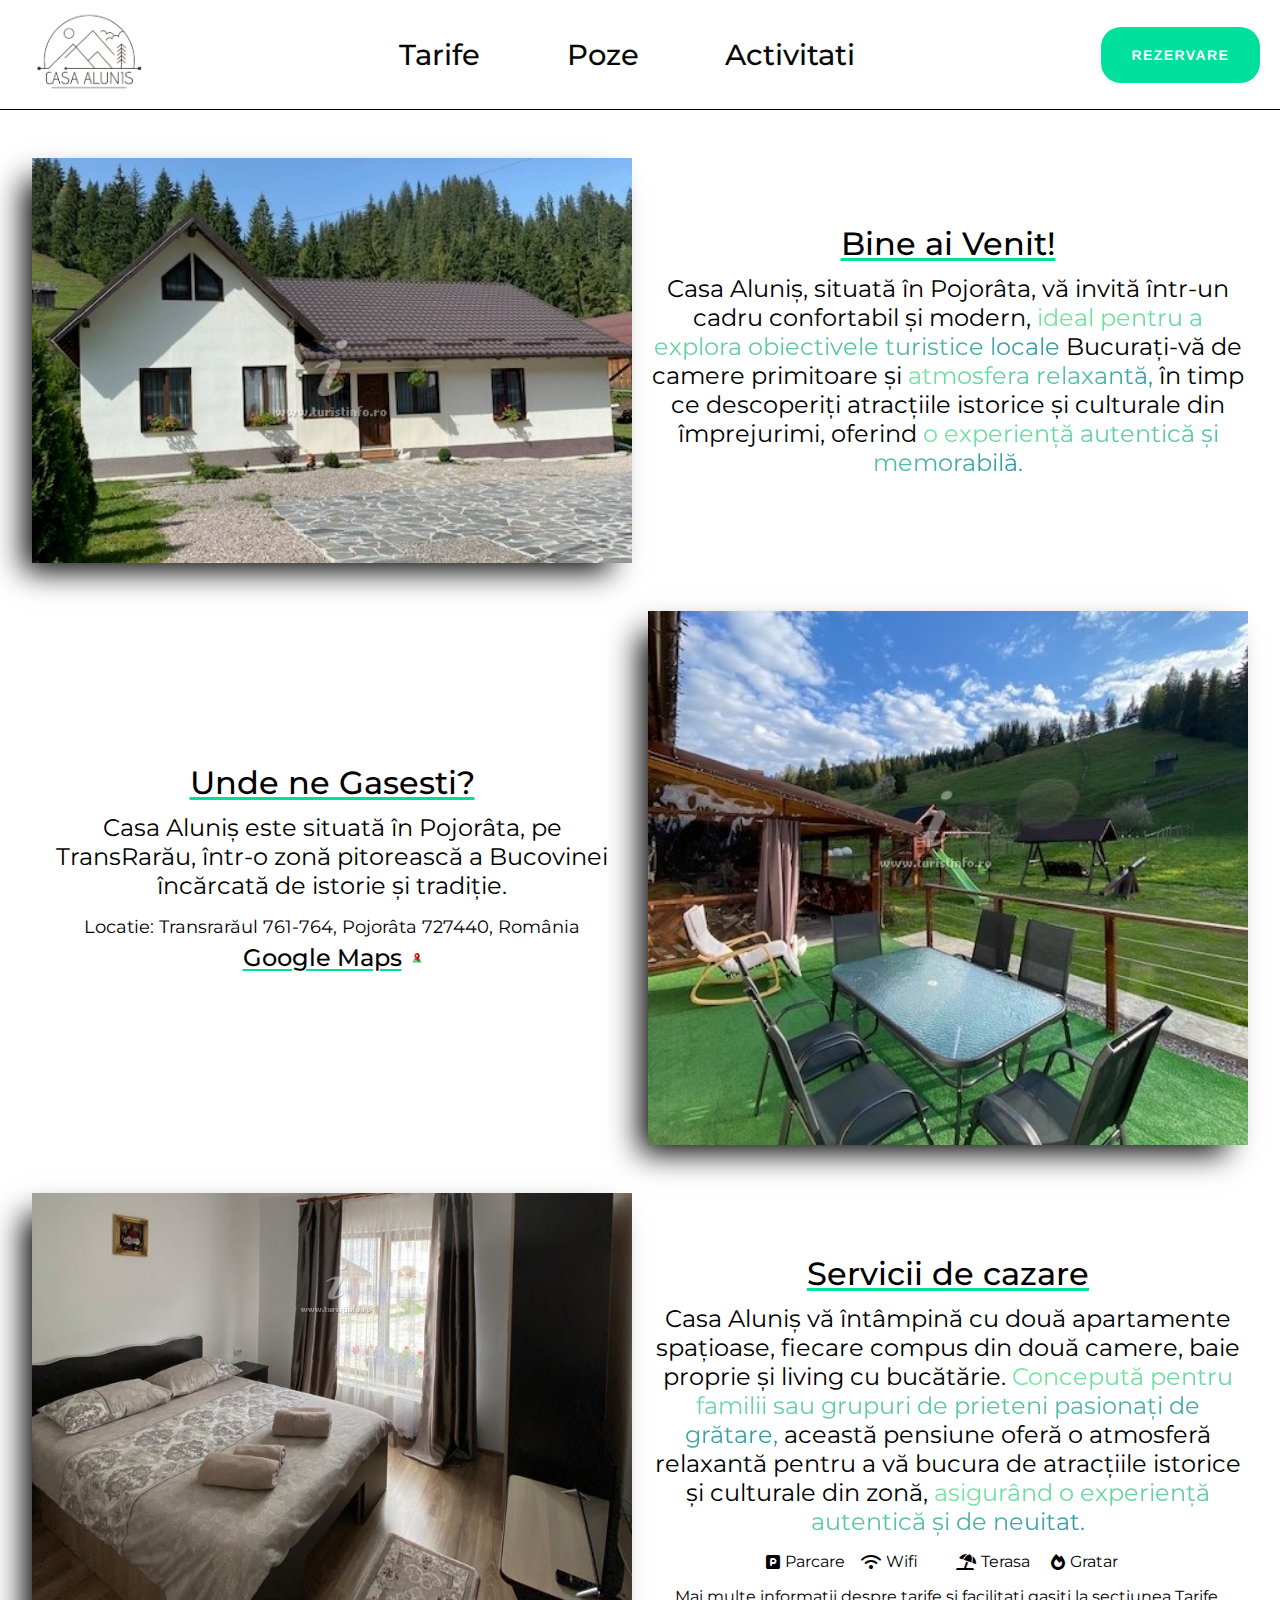
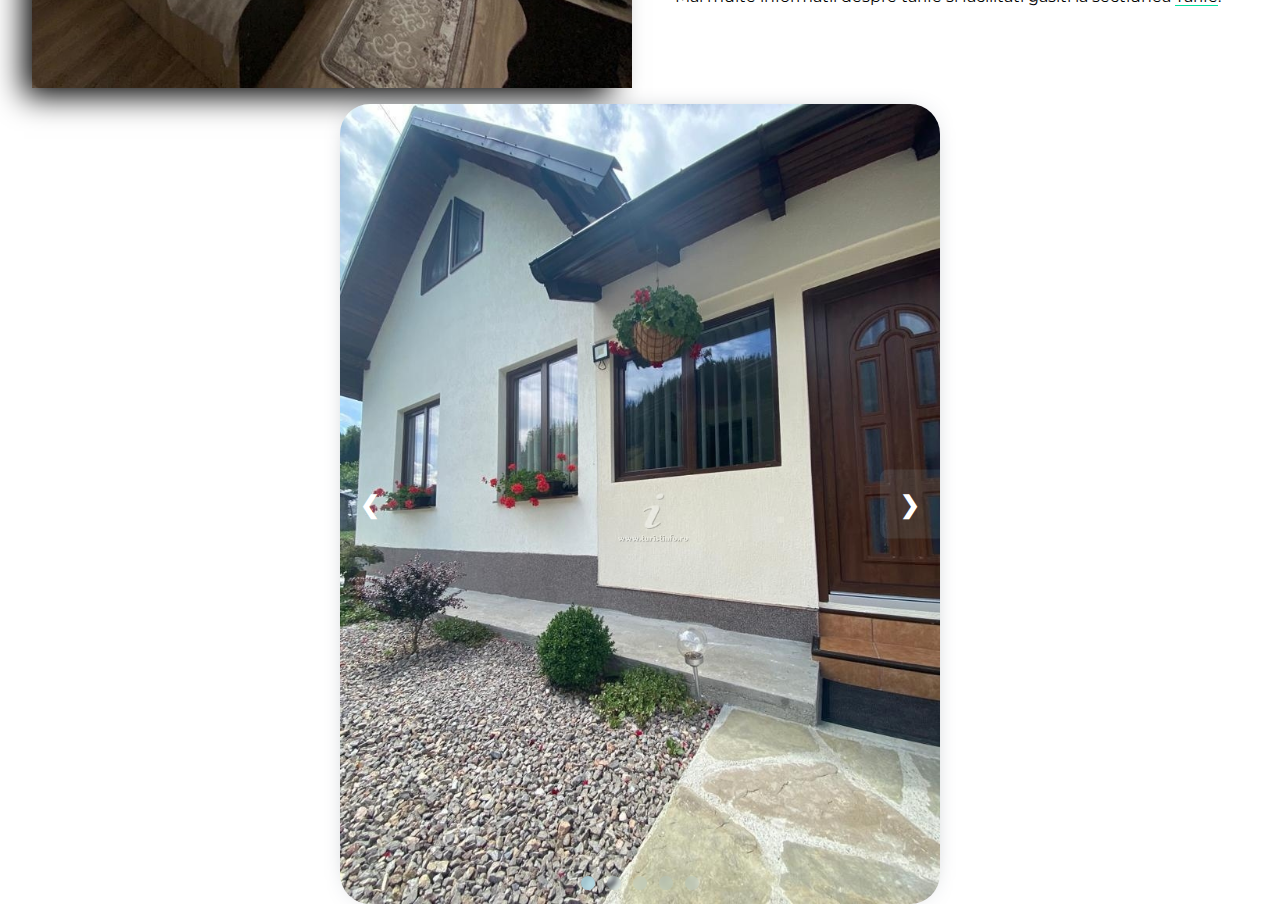
<file: index.html>
<!DOCTYPE html>
<html lang="en">
<head>
    <meta charset="UTF-8">
    <meta http-equiv="X-UA-Compatible" content="IE=edge">
    <meta name="viewport" content="width=device-width, initial-scale=1.0">
    <title>Casa Alunis</title>
    <link rel="icon" href="/Opera_Snapshot_2023-05-05_183137_www.brandcrowd.com-removebg-preview.png" >
    <link rel="stylesheet" href="/CSS/styles.css">
    <link rel='stylesheet' href="CSS/topnav.css">
    <link rel="preconnect" href="https://fonts.googleapis.com">
<link rel="preconnect" href="https://fonts.gstatic.com" crossorigin>
<link href="https://fonts.googleapis.com/css2?family=Roboto+Mono:wght@400;700&display=swap" rel="stylesheet">
<link href="https://fonts.googleapis.com/css2?family=Montserrat:wght@400;700&display=swap" rel="stylesheet">
<link href="/CSS/poze.css">
<link rel="stylesheet" href="https://cdnjs.cloudflare.com/ajax/libs/font-awesome/6.0.0-beta3/css/all.min.css" />
</head>
<body>
  <div class="container">
    <div class="logo-container"><a href="index.html">
      <img class="poza-logo" src=Opera_Snapshot_2023-05-05_183137_www.brandcrowd.com-removebg-preview.png></a>
      <div class="item-1"></div>
    </div>
    <div class="menu-container">
      <div class="middle-items">
        <div class="item-3"><a href="tarife.html"><span class="underline">Tarife</span></a></div>
        <div class="item-4"><a href="poze.html"><span class="underline">Poze</span></a></div>
        <div class="item-5"><a href="activitati.html"><span class="underline-from-right">Activitati</span></a></div>
      </div>
      <button class="button-48" role="button"><a href="rezervare.html"> <span class="text-contact">Rezervare</span></a></button>
      </div>
    </div>
<div class="mamancan"> 
  <div class="burger-menu">
        <div class="burger-line"></div>
        <div class="burger-line"></div>
        <div class="burger-line"></div>
      </div>
      <div class="hidden-menu">
        <div class="item-3"><a href="tarife.html"><span class="tarife-hidden-menu">Tarife</span></a></div>
        <div class="item-4"><a href="poze.html"><span class="poze-hidden-menu">Poze</span></a></div>
        <div class="item-5"><a href="activitati.html"><span class="activitati-hidden-menu">Activitati</span></a></div>
        <div class="item-3"><a href="rezervare.html"><span class="rezervare-hidden-menu">Rezervare</span> </a></div>
      </div>
    </div>
    <main>
      <div class="grid-of-text-and-img">
        <div class="img-container">
          <img class="img" src="/imaginipensiune/6.jpg" alt="Casa"></div>
          <div class="text-container-top">
            
            <span class="buna">Bine ai Venit!</span>
            <h1><span class="magic"> Casa Aluniș, situată în Pojorâta, vă invită într-un cadru confortabil și modern,
              <span class="magic-text">ideal pentru a explora obiectivele turistice locale</span>
              Bucurați-vă de camere primitoare și <span class="magic-text">atmosfera relaxantă,</span>
              în timp ce descoperiți atracțiile istorice și culturale din împrejurimi, oferind
              <span class="magic-text">o experiență autentică și memorabilă.</span> </span>
            </h1>
          </div>
      </div>
      <div class="text-img-grid">
        <div class="text-container-top">
          <span class="buna2">Unde ne Gasesti?</span>
          <h1><span class="magic">
              Casa Aluniș este situată în Pojorâta, pe TransRarău, într-o zonă pitorească a Bucovinei încărcată de istorie și tradiție.
            </span></h1>
          <div class="address">Locatie: Transrarăul 761-764, Pojorâta 727440, România</div>
          <div class="button-container">

            <a class="locatie" href="https://www.google.com/maps/dir//47.5112275,25.4691387/@47.5149305,25.4662438,13.75z/data=!4m2!4m1!3e0" target="blank">Google Maps
              <img class="icon-mic" src="/images/1865269.png">
            </a>

          </div>

        </div>
        <div class="image-container">
          <img class="image" src="/imaginipensiune/10.jpg" alt="Casa">
        </div>
      </div>

      <div class="grid-of-text-and-img">
        <div class="img-container">
          <img class="img" src="/imaginipensiune/18.jpg" alt="Casa"></div>
          <div class="text-container-top">
            <span class="buna">Servicii de cazare</span>
            <h1><span class="magic">
              Casa Aluniș vă întâmpină cu două apartamente spațioase, fiecare compus din două camere, baie proprie și living cu bucătărie.
              <span class="magic-text"> Concepută pentru familii sau grupuri de prieteni pasionați de grătare,</span>
              această pensiune oferă o atmosferă relaxantă pentru a vă bucura de atracțiile istorice și culturale din zonă, 
              <span class="magic-text">asigurând o experiență autentică și de neuitat.
              </span>
          </h1>
         <div class="icons-servicii-de-cazare">
            <div class="item Parcare"><i class="fas fa-parking"></i> Parcare</div>
            <div class="item Wifi"><i class="fas fa-wifi"></i> Wifi</div>
            <div class="item Terasa"><i class="fas fa-umbrella-beach"></i> Terasa</div>
            <div class="item Gratar"><i class="fas fa-fire"></i> Gratar</div>
          </div>
         <span class="maileu">Mai multe informatii despre tarife si facilitati gasiti la sectiunea <a class="tarife-index-mic" href="tarife.html">Tarife</a>.</span> 
          </div>
      </div>
      <div class="allofit">

  
        <!-- Full-width images with number and caption text -->
     
      <div class="carousel-container">
        <div class="mySlides animate">
          <img src="/imaginipensiune/1.jpg" alt="slide" />
          
          
        </div>
      
        <div class="mySlides animate">
          <img src="/imaginipensiune/2.jpg" alt="slide" />
          
         
        </div>
      
        <div class="mySlides animate">
          <img src="/imaginipensiune/3.jpg" alt="slide" />
          
          
        </div>
      
        <div class="mySlides animate">
          <img src="/imaginipensiune/4.jpg" alt="slide" />
          
         
        </div>
      
        <div class="mySlides animate"><img src="/imaginipensiune/5.jpg" alt="slide" /> </div>
        <div class="mySlides animate"><img src="/imaginipensiune/6darnotstretchet.jpg" alt="slide" /> </div>
        <div class="mySlides animate"><img src="/imaginipensiune/7.jpg" alt="slide" /> </div>
        <div class="mySlides animate"><img src="/imaginipensiune/8.jpg" alt="slide" /> </div>
        <div class="mySlides animate"><img src="/imaginipensiune/9.jpg" alt="slide" /> </div>
        <div class="mySlides animate"><img src="/imaginipensiune/10not.jpg" alt="slide" /> </div>
        <div class="mySlides animate"><img src="/imaginipensiune/11.jpg" alt="slide" /> </div>
        <div class="mySlides animate"><img src="/imaginipensiune/12.jpg" alt="slide" /> </div>
        <div class="mySlides animate"><img src="/imaginipensiune/13.jpg" alt="slide" /> </div>
        <div class="mySlides animate"><img src="/imaginipensiune/14.jpg" alt="slide" /> </div>
        <div class="mySlides animate"><img src="/imaginipensiune/15.jpg" alt="slide" /> </div>
        <div class="mySlides animate"><img src="/imaginipensiune/16.jpg" alt="slide" /> </div>
        <div class="mySlides animate"><img src="/imaginipensiune/17.jpg" alt="slide" /> </div>
        <div class="mySlides animate"><img src="/imaginipensiune/18not.jpg" alt="slide" /> </div>
        <div class="mySlides animate"><img src="/imaginipensiune/19.jpg" alt="slide" /> </div>
        <div class="mySlides animate"><img src="/imaginipensiune/20.jpg" alt="slide" /> </div>
        <div class="mySlides animate"><img src="/imaginipensiune/21.jpg" alt="slide" /> </div>
        <div class="mySlides animate"><img src="/imaginipensiune/22.jpg" alt="slide" /> </div>
        <div class="mySlides animate"><img src="/imaginipensiune/23.jpg" alt="slide" /> </div>
        <div class="mySlides animate"><img src="/imaginipensiune/24.jpg" alt="slide" /> </div>
        <div class="mySlides animate"><img src="/imaginipensiune/25.jpg" alt="slide" /> </div>
        <div class="mySlides animate"><img src="/imaginipensiune/26.jpg" alt="slide" /> </div>
       <!-- Next and previous buttons -->
       <a class="prev" onclick="prevSlide()">&#10094;</a>
       <a class="next" onclick="nextSlide()">&#10095;</a>
     
       <!-- The dots/circles -->
       <div class="dots-container">
         <span class="dots" onclick="currentSlide(1)"></span>
         <span class="dots" onclick="currentSlide(2)"></span>
         <span class="dots" onclick="currentSlide(3)"></span>
         <span class="dots" onclick="currentSlide(4)"></span>
         <span class="dots" onclick="currentSlide(5)"></span>
       </div>
     </div>
     </div>
     <script src="/poze.js"></script>
<script src="scripts.js"></script>
</body>
</html>
</file>
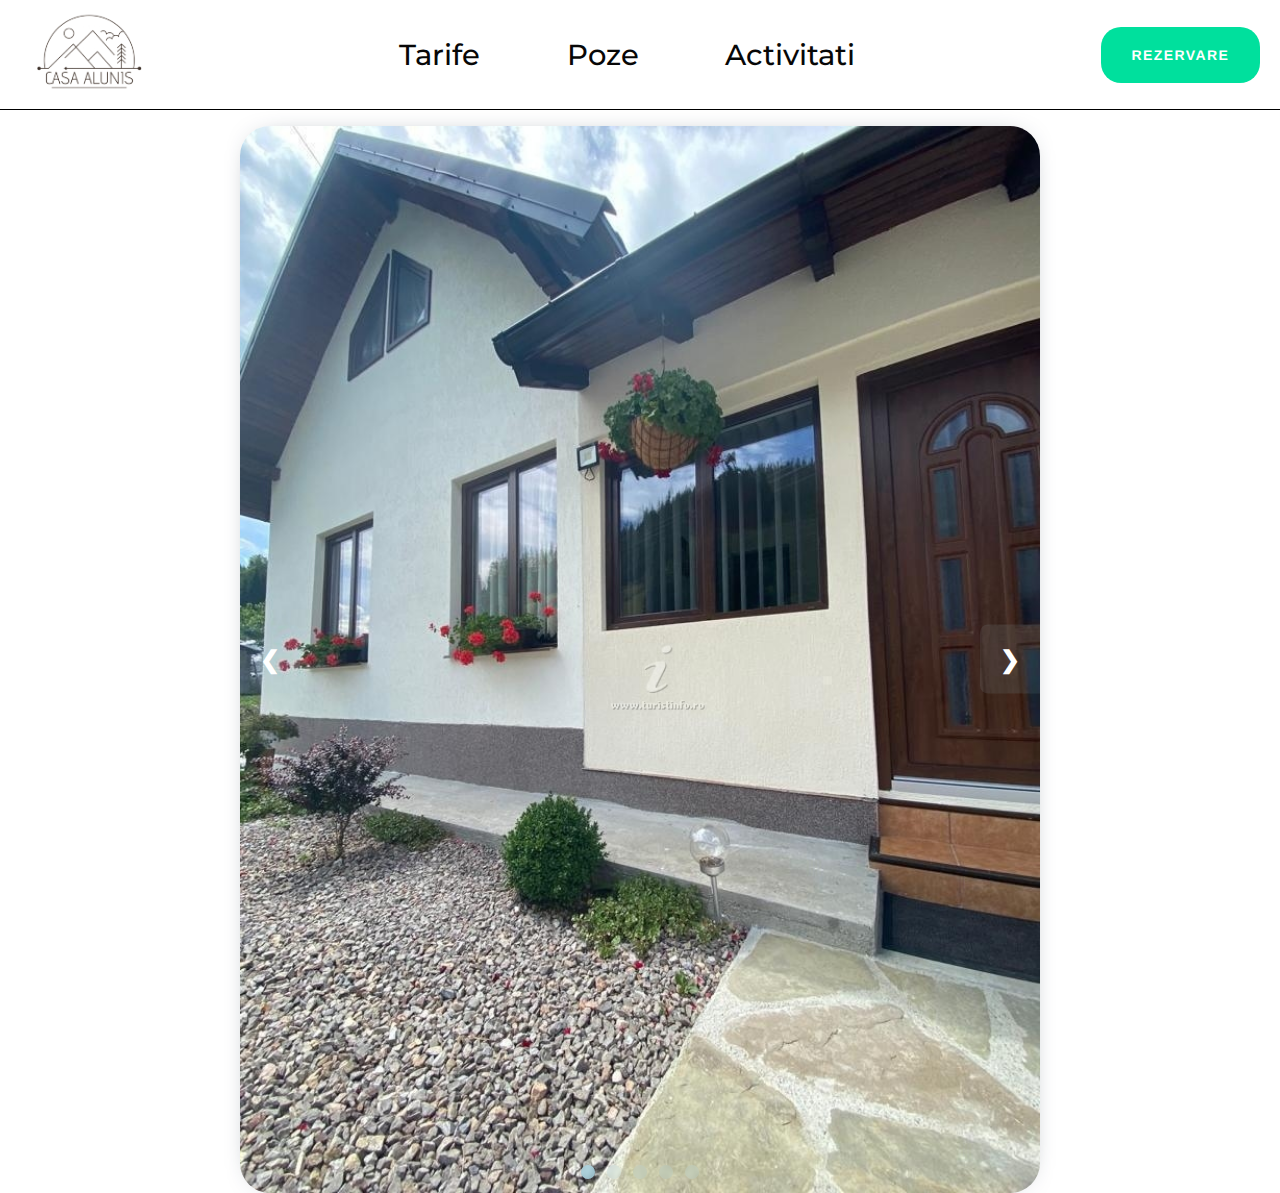
<file: poze.html>
<!DOCTYPE html>
<html lang="en">
<head>
    <meta charset="UTF-8">
    <meta http-equiv="X-UA-Compatible" content="IE=edge">
    <meta name="viewport" content="width=device-width, initial-scale=1.0">
    <title>Casa Alunis</title>
    <link rel="icon" href="/Opera_Snapshot_2023-05-05_183137_www.brandcrowd.com-removebg-preview.png" >
    <link rel="stylesheet" href="/CSS/styles.css">
    <link rel='stylesheet' href="CSS/topnav.css">
    <link rel="preconnect" href="https://fonts.googleapis.com">
<link rel="preconnect" href="https://fonts.gstatic.com" crossorigin>
<link rel="preconnect" href="https://fonts.googleapis.com">
<link rel="preconnect" href="https://fonts.googleapis.com">
<link rel="preconnect" href="https://fonts.gstatic.com" crossorigin>
<link rel="preconnect" href="https://fonts.googleapis.com">
<link rel="preconnect" href="https://fonts.gstatic.com" crossorigin>
<link href="https://fonts.googleapis.com/css2?family=Roboto+Mono:wght@400;700&display=swap" rel="stylesheet">
<link href="https://fonts.googleapis.com/css2?family=Montserrat:wght@400;700&display=swap" rel="stylesheet">
<link rel="stylesheet" href="https://cdnjs.cloudflare.com/ajax/libs/font-awesome/6.0.0-beta3/css/all.min.css" />
<link rel="stylesheet" href="/CSS/poze.css">
</head>
<body>
    <div class="container">
        <div class="logo-container"><a href="index.html">
          <img class="poza-logo" src=Opera_Snapshot_2023-05-05_183137_www.brandcrowd.com-removebg-preview.png></a>
          <div class="item-1"></div>
        </div>
        <div class="menu-container">
          <div class="middle-items">
            <div class="item-3"><a href="tarife.html"><span class="underline">Tarife</span></a></div>
            <div class="item-4"><a href="poze.html"><span class="underline">Poze</span></a></div>
            <div class="item-5"><a href="activitati.html"><span class="underline-from-right">Activitati</span></a></div>
          </div>
          <button class="button-48" role="button"><a href="rezervare.html"> <span class="text-contact">Rezervare</span></a></button>
          
        
          </div>
        </div>
    <div class="mamancan"> 
      <div class="burger-menu">
            <div class="burger-line"></div>
            <div class="burger-line"></div>
            <div class="burger-line"></div>
          </div>
          <div class="hidden-menu">
            <div class="item-3"><a href="tarife.html"><span class="tarife-hidden-menu">Tarife</span></a></div>
            <div class="item-4"><a href="poze.html"><span class="poze-hidden-menu">Poze</span></a></div>
            <div class="item-5"><a href="activitati.html"><span class="activitati-hidden-menu">Activitati</span></a></div>
            <div class="item-3"><a href="rezervare.html"><span class="rezervare-hidden-menu">Rezervare</span> </a></div>
          </div>
        </div>
    
<main>
  <div class="allofit">

  
   <!-- Full-width images with number and caption text -->
<div class="carousel-container">
  <div class="mySlides animate">
    <img src="/imaginipensiune/1.jpg" alt="slide" />
    
    
  </div>

  <div class="mySlides animate">
    <img src="/imaginipensiune/2.jpg" alt="slide" />
    
   
  </div>

  <div class="mySlides animate">
    <img src="/imaginipensiune/3.jpg" alt="slide" />
    
    
  </div>

  <div class="mySlides animate">
    <img src="/imaginipensiune/4.jpg" alt="slide" />
    
   
  </div>

  <div class="mySlides animate">
    <img src="/imaginipensiune/5.jpg" alt="slide" />
    
   
  </div>

  <!-- Next and previous buttons -->
  <a class="prev" onclick="prevSlide()">&#10094;</a>
  <a class="next" onclick="nextSlide()">&#10095;</a>

  <!-- The dots/circles -->
  <div class="dots-container">
    <span class="dots" onclick="currentSlide(1)"></span>
    <span class="dots" onclick="currentSlide(2)"></span>
    <span class="dots" onclick="currentSlide(3)"></span>
    <span class="dots" onclick="currentSlide(4)"></span>
    <span class="dots" onclick="currentSlide(5)"></span>
  </div>
</div>
</div>
</main>

<script src="scripts.js"></script>
<script src="poze.js"></script>
</body>
</html>
</file>
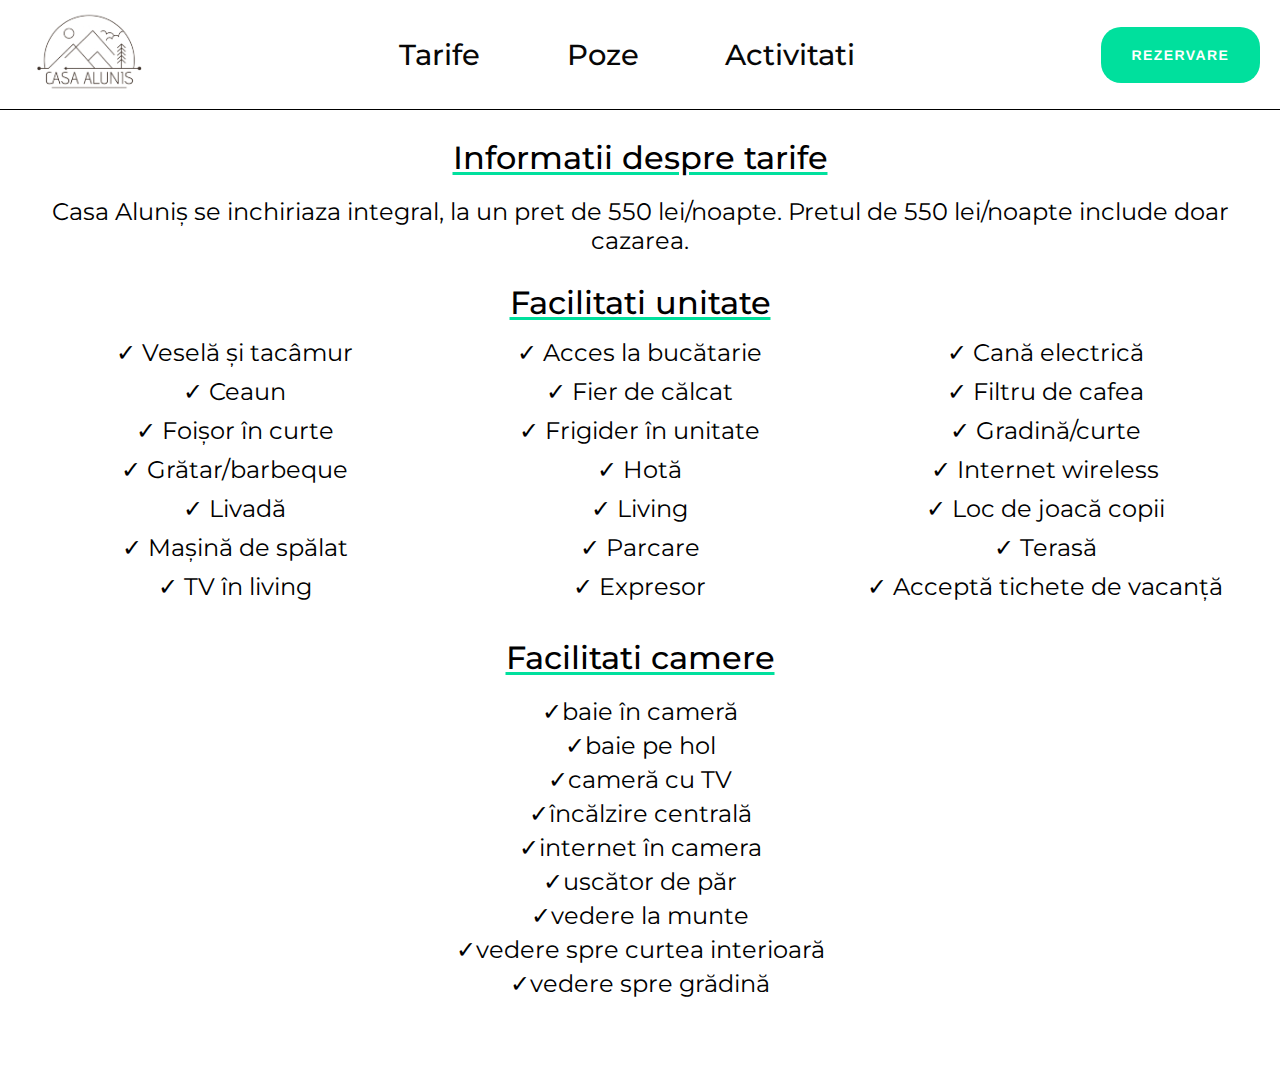
<file: tarife.html>
<!DOCTYPE html>
<html lang="en">
<head>
    <meta charset="UTF-8">
    <meta http-equiv="X-UA-Compatible" content="IE=edge">
    <meta name="viewport" content="width=device-width, initial-scale=1.0">
    <title>Casa Alunis</title>
    <link rel="icon" href="/Opera_Snapshot_2023-05-05_183137_www.brandcrowd.com-removebg-preview.png" >
    <link rel="stylesheet" href="/CSS/styles.css">
    <link rel='stylesheet' href="CSS/topnav.css">
    <link rel="stylesheet" href="/CSS/tarife.css">
    <link rel="preconnect" href="https://fonts.googleapis.com">
<link rel="preconnect" href="https://fonts.gstatic.com" crossorigin>
<link rel="preconnect" href="https://fonts.googleapis.com">
<link rel="preconnect" href="https://fonts.googleapis.com">
<link rel="preconnect" href="https://fonts.gstatic.com" crossorigin>
<link rel="preconnect" href="https://fonts.googleapis.com">
<link rel="preconnect" href="https://fonts.gstatic.com" crossorigin>
<link href="https://fonts.googleapis.com/css2?family=Roboto+Mono:wght@400;700&display=swap" rel="stylesheet">
<link href="https://fonts.googleapis.com/css2?family=Montserrat:wght@400;700&display=swap" rel="stylesheet">
<link rel="stylesheet" href="https://cdnjs.cloudflare.com/ajax/libs/font-awesome/6.0.0-beta3/css/all.min.css" />
</head>
<body>

   
        
  <div class="container">
    <div class="logo-container"><a href="index.html">
      <img class="poza-logo" src=Opera_Snapshot_2023-05-05_183137_www.brandcrowd.com-removebg-preview.png></a>
      <div class="item-1"></div>
    </div>
    <div class="menu-container">
      <div class="middle-items">
        <div class="item-3"><a href="tarife.html"><span class="underline">Tarife</span></a></div>
        <div class="item-4"><a href="poze.html"><span class="underline">Poze</span></a></div>
        <div class="item-5"><a href="activitati.html"><span class="underline-from-right">Activitati</span></a></div>
      </div>
      <button class="button-48" role="button"><a href="rezervare.html"> <span class="text-contact">Rezervare</span></a></button>
      
    
      </div>
    </div>
<div class="mamancan"> 
  <div class="burger-menu">
        <div class="burger-line"></div>
        <div class="burger-line"></div>
        <div class="burger-line"></div>
      </div>
      <div class="hidden-menu">
        <div class="item-3"><a href="tarife.html"><span class="tarife-hidden-menu">Tarife</span></a></div>
        <div class="item-4"><a href="poze.html"><span class="poze-hidden-menu">Poze</span></a></div>
        <div class="item-5"><a href="activitati.html"><span class="activitati-hidden-menu">Activitati</span></a></div>
        <div class="item-3"><a href="rezervare.html"><span class="rezervare-hidden-menu">Rezervare</span> </a></div>
      </div>
    </div>

 

<main>
  <div class="grid-tarife">
      <div class="informatii-cazare">
        <span class="buna">Informatii despre tarife</span>
        <h1><span class="magic">
          Casa Aluniș se inchiriaza integral, la un pret de 550 lei/noapte.
          Pretul de 550 lei/noapte include doar cazarea.
</span> 
        </h1>
      </div>
      <div class="minmargin"><span class="buna">Facilitati unitate</span></div>
      <div class="facilitati-unitate">
        <h1><div class="facilitati-mic">
<div class="text-facilitati">&check; Veselă și tacâmur</div>        
<div class="text-facilitati">&check; Acces la bucătarie</div>
<div class="text-facilitati">&check; Cană electrică</div> 
<div class="text-facilitati">&check; Ceaun</div> 
<div class="text-facilitati">&check; Fier de călcat</div> 
<div class="text-facilitati">&check; Filtru de cafea</div> 
<div class="text-facilitati">&check; Foișor în curte</div> 
<div class="text-facilitati">&check; Frigider în unitate</div> 
<div class="text-facilitati">&check; Gradină/curte</div> 
<div class="text-facilitati">&check; Grătar/barbeque</div> 
<div class="text-facilitati">&check; Hotă</div> 
<div class="text-facilitati">&check; Internet wireless</div> 
<div class="text-facilitati">&check; Livadă</div> 
<div class="text-facilitati">&check; Living</div> 
<div class="text-facilitati">&check; Loc de joacă copii</div> 
<div class="text-facilitati">&check; Mașină de spălat</div> 
<div class="text-facilitati">&check; Parcare</div> 
<div class="text-facilitati">&check; Terasă</div> 
<div class="text-facilitati">&check; TV în living</div>
 <div class="text-facilitati">&check; Expresor</div> 
<div class="text-facilitati">&check; Acceptă tichete de vacanță </div>
</div> 
        </h1>
  </div>
  <div class="facilitati-unitate">
    <div class="minmargin">
      <span class="buna">Facilitati camere</span>
    </div>
    <h1><span class="facilitati-unitate">
<div class="text-facilitati">&check;baie în cameră</div>
<div class="text-facilitati">&check;baie pe hol</div> 
<div class="text-facilitati">&check;cameră cu TV</div> 
<div class="text-facilitati">&check;încălzire centrală</div> 
<div class="text-facilitati">&check;internet în camera</div> 
<div class="text-facilitati">&check;uscător de păr</div> 
<div class="text-facilitati">&check;vedere la munte</div> 
<div class="text-facilitati">&check;vedere spre curtea interioară</div> 
<div class="text-facilitati">&check;vedere spre grădină</div> 
</span> 
    </h1>
  </div>
</main>

<script src="scripts.js"></script>
</body>
</html>
</file>
<file: CSS/styles.css>
html{
  scroll-behavior: smooth;
}
body {
    margin: 0;
    font-family: 'Montserrat', sans-serif;
  }
  
  .grid-of-text-and-img {
    display: grid;
    grid-template-columns: 1fr 1fr;
    grid-template-rows: 1fr;
    grid-column-gap: 1em;
    grid-row-gap: 1em;
    margin: 2em;
    margin-bottom: 1em;
    margin-top: 3em;
   
  }
  
  .img {
    width: 100%;
    height: 100%;
    -webkit-box-shadow: -15px 15px 29px -7px rgba(0,0,0,1);
    -moz-box-shadow: -15px 15px 29px -7px rgba(0,0,0,1);
    box-shadow: -15px 15px 29px -7px rgba(0,0,0,1);
  }
  
  :root {
    --purple: #74E69D;
    --violet: #56C0A2;
    --pink: #136DA9;
  }
  
  @keyframes background-pan {
    from {
      background-position: 0% center;
    }
  
    to {
      background-position: -200% center;
    }
  }
  
  @keyframes scale {
    from,
    to {
      transform: scale(0);
    }
  
    50% {
      transform: scale(1);
    }
  }
  
  @keyframes rotate {
    from {
      transform: rotate(0deg);
    }
  
    to {
      transform: rotate(180deg);
    }
  }
  
  h1,.pietre {
    color: rgb(0, 0, 0);
    font-size: clamp(1.1rem, 0.7153rem + 1.6368vw, 1.5rem);
    font-weight: 400;
    margin: 0px;
    
  }
  @media (max-width: 768px) {
    h1, .text2-title, .maileu {
      font-size: 1rem;
      font-weight: 400;
    }
  }
  @media (max-width: 480px) {
    h1, .text2-title,.maileu {
      font-size: 0.8rem;
      font-weight: 400;
    }
  }
  
  h1 > .magic {
    display: inline-block;
    position: relative;
  }
  
  h1 > .magic > .magic-star {
    --size: clamp(20px, 1.5vw, 30px);
    animation: scale 700ms ease forwards;
    display: block;
    height: var(--size);
    left: var(--star-left);
    position: absolute;
    top: var(--star-top);
    width: var(--size);
  }
  
  h1 > .magic > .magic-text {
    animation: background-pan 3s linear infinite;
    background: linear-gradient(
      to right,
      var(--purple),
      var(--violet),
      var(--pink),
      var(--purple)
    );
    background-size: 200%;
    -webkit-background-clip: text;
    background-clip: 100%;
    -webkit-text-fill-color: transparent;
    white-space: wrap;
  }
  
  .text-container-top {
    display: flex;
  flex-direction: column;
  align-items: center;
  gap: 1em;
  }
  
  /* Media queries for responsiveness */
  @media (max-width: 1024px) {
    .grid-of-text-and-img {
      grid-template-columns: 1fr;
    }
  
    .text-container-top{
      order: 1;
    }
  
    .img-container {
      order: 2;
    }
  }
  
  @media (min-width: 1025px) {
    .grid-of-text-and-img {
      grid-template-columns: 1fr 1fr;
    }
  }
 .buna{
  transition: all 0.5s ease;
  font-weight: 500;
  font-size: 2em;
  position: relative;
 bottom: 20px;
 text-decoration: underline;
 text-decoration-color: #00e09d;
 text-underline-offset: 3px;
 margin-bottom: -25px;
}
.icon-mic {
  width: 10px;
  margin-left: 10px;
}

.locatie {
  display: inline-flex;
  font-weight: 500;
  font-size: 1.5em;
  justify-content: center;
  align-items: center;
  
  text-decoration: underline;
  text-decoration-color: #00e09d;
  text-underline-offset: 3px;
  
}

.address {
  font-size: 1.1em;
  text-align: center;
  margin-bottom: -10px;
  
}

.button-container {
  text-align: center;
}

@media (max-width: 768px) {
  .address,.locatie {
    font-size: 0.7em;
  }
}

.icons-servicii-de-cazare {
display: grid;
align-items: center;
grid-template-columns: 1fr 1fr 1fr 1fr;
column-gap: 1em;
row-gap: 1em;
font-size: 1rem;
}

.item {
  display: flex;
  align-items: center;
  gap: 5px;
}
@media (max-width: 768px) {
  .icons-servicii-de-cazare {
    font-size: 0.7em;
  }
}

.tarife-hidden-menu, .poze-hidden-menu, .rezervare-hidden-menu, .activitati-hidden-menu {
  color: black;
}
.facilitati-mic{
  display: grid;
  grid-template-columns: 1fr 1fr 1fr;

}
.text-facilitati{
  margin: 5px;
  text-align: center;
  
  
}
.informatii-cazare{
  margin-bottom: 2em;
  
}
.facilitati-unitate{
  margin-bottom: 2em;
 margin-top: -20px;
}

@media (max-width: 1000px) {
  .facilitati-mic{
    font-size: 1em;
    display: grid;
    grid-template-columns: 1fr 1fr;
  }
}
@media (max-width: 335px) {
  .facilitati-mic{
    font-size: 0.8em;
    display: grid;
    grid-template-columns: 1fr 1fr;
  }
}
.grid-tarife{
  display: grid;
    grid-template-columns: 1fr ;
    grid-template-rows: 1fr;
    grid-column-gap: 1em;
    grid-row-gap: 1em;
    margin: 2em;
    margin-bottom: 3em;
    margin-top: 3em;
text-align: center;
}

.tarife-index-mic{
  text-decoration: underline;
  text-decoration-color: #00e09d;
  text-underline-offset: 3px;
}
.buna3{
  font-weight: 500;
  font-size: 2em;
  position: relative;
 text-decoration: underline;
 text-decoration-color: #00e09d;
 text-underline-offset: 3px;
 margin-bottom: -25px;
}
.buna3-wrap{
  display: flex;
  justify-content: center;
  align-items: center;
  margin-bottom: 2em;
  margin-top: 1.5em;
}

.reznat{
  display: flex;
  justify-content: center;
  align-items: center;
  margin-bottom: 2em;
  margin-top: 1.5em;
  margin-left: 2em;
  margin-right: 2em;
}
.minmargin{
  margin-bottom: -5px;
}

.contactus{  
  font-size: 1.5em;
  font-weight: 500;
  text-align: center;
  margin-bottom: 2em;
  margin-top: 0.5em;
  margin-left: 2em;
  margin-right: 2em;
}

.underlinetext{
  display: inline;
  text-decoration: underline;
  text-decoration-color: #00e09d;
  text-underline-offset: 3px;
}

.allofit{
	margin-top: 1em;
}
  
  .carousel-container {
	border-radius: 30px;
	overflow: hidden;
	max-width: 600px;
	position: relative;
	box-shadow: 0 0 30px -20px #223344;
	margin: auto;
	z-index: 0;
  }
  @media (max-width: 768px) {
    .carousel-container {
    max-width: 1fr;
  }
  }
  @media (max-width: 450px) {
    .carousel-container {
    max-width: 330px;
  }
}
    
    /* Hide the images by default */
  .mySlides {
	display: none;
  }
  .mySlides img {
	display: block;
	width: 100%;
  }
  
  
  /* Next & previous buttons */
  .prev,
  .next {
	cursor: pointer;
	position: absolute;
	top: 50%;
	transform: translate(0, -50%);
	width: auto;
	padding: 20px;
	color: white;
	font-weight: bold;
	font-size: 24px;
	border-radius: 0 8px 8px 0;
	background: rgba(173, 216, 230, 0.1);
	user-select: none;
  }
  .next {
	right: 0;
	border-radius: 8px 0 0 8px;
  }
  .prev:hover,
  .next:hover {
	background-color: rgba(173, 216, 230, 0.3);
  }
  
  /* Caption text */
  .text {
	color: #f2f2f2;
	background-color: rgba(10, 10, 20, 0.1);
	backdrop-filter: blur(6px);
	border-radius: 10px;
	font-size: 20px;
	padding: 8px 12px;
	position: absolute;
	bottom: 60px;
	left: 50%;
	transform: translate(-50%);
	text-align: center;
  }
  
  /* Number text (1/3 etc) */
  .number {
	color: #f2f2f2;
	font-size: 16px;
	background-color: rgba(173, 216, 230, 0.15);
	backdrop-filter: blur(6px);
	border-radius: 10px;
	padding: 8px 12px;
	position: absolute;
	top: 10px;
	left: 10px;
  }
  .dots-container {
	position: absolute;
	bottom: 10px;
	left: 50%;
	transform: translate(-50%);
  }
  
  /* The dots/bullets/indicators */
  .dots {
	cursor: pointer;
	height: 14px;
	width: 14px;
	margin: 0 4px;
	background-color: rgba(173, 216, 230, 0.2);
	backdrop-filter: blur(2px);
	border-radius: 50%;
	display: inline-block;
	transition: background-color 0.3s ease;
  }
  .active,
  .dots:hover {
	background-color: rgba(173, 216, 230, 0.8);
  }
  
  /* transition animation */
  .animate {
	-webkit-animation-name: animate;
	-webkit-animation-duration: 1s;
	animation-name: animate;
	animation-duration: 2s;
  }
  
  @keyframes animate {
	from {
	  transform: scale(1.1) rotateY(10deg);
	}
	to {
	  transform: scale(1) rotateY(0deg);
	}
  }
</file>
<file: CSS/topnav.css>
.container {
  display: flex;
  justify-content: space-between;
  align-items: center;  
  font-size: 1.5rem;
  border-bottom: 1px solid #000000;
 transition: all 1s ease;
}
.logo-container {
  display: flex;
  justify-content: flex-start;
}
.menu-container {
  display: flex;
  justify-content: space-between;
  align-items: center;
  flex-grow: 1;
}

.middle-items {
  font-family: 'Montserrat', sans-serif;
  font-weight: 500;
  font-size: 1.2em;
  display: flex;
  justify-content: center;
  gap: 3em;
  flex-grow: 1;
  
}

.poza-logo{
  margin-left: 1em;
  max-width: 130px;
user-select: none;
-moz-user-select: none;
-webkit-user-drag: none;
-webkit-user-select: none;
-ms-user-select: none;
}
.item-6{
  margin-right: 1em;
}

.item-1{
  display: flex;
  justify-self: center;
  align-self: center;
}
.underline{
  display: inline-block;
position: relative;
color: #070707;
}
.underline:after{
  content: '';
  position: absolute;
  width: 100%;
  transform: scaleX(0);
  height: 2px;
  bottom: 0;
  left: 0;
  background-color: #000000;
  transform-origin: bottom right;
  transition: transform 0.25s ease-out;
}
.underline:hover:after{
  transform: scaleX(1);
  transform-origin: bottom left;
}
.underline-from-right{
  display: inline-block;
position: relative;
color: #070707;
}
.underline-from-right:after{
  content: '';
  position: absolute;
  width: 100%;
  transform: scaleX(0);
  height: 2px;
  bottom: 0;
  left: 0;
  background-color: #000000;
  transform-origin: bottom right;
  transition: transform 0.25s ease-out;
}
.underline-from-right:hover:after{
  transform: scaleX(1);
  transform-origin: bottom right;
}

 a{
  text-decoration: none;
  color: inherit;
 }
 button{
      border: none;
      background-color: inherit;
      cursor: pointer;
 }

.text-contact{
  font-size: 1em;
  font-weight: 600;
  letter-spacing: 0.1em;
}
.button-48 {
  border-radius: 20px;
appearance: none;
background-color: #00e09d;
border-width: 0;
box-sizing: border-box;
color: #ffffff;
cursor: pointer;
display: inline-block;
font-size: 14px;
font-weight: 700;
letter-spacing: 0;
line-height: 1em;
margin-right: 20px;
opacity: 1;
outline: 0;
padding: 1.5em 2.2em;
position: relative;
text-align: center;
text-decoration: none;
text-rendering: geometricprecision;
text-transform: uppercase;
transition: opacity 300ms cubic-bezier(.694, 0, 0.335, 1),background-color 100ms cubic-bezier(.694, 0, 0.335, 1),color 100ms cubic-bezier(.694, 0, 0.335, 1);
user-select: none;
-webkit-user-select: none;
touch-action: manipulation;
vertical-align: baseline;
white-space: nowrap;
}

.button-48:before {
  border-radius: 19px;
animation: opacityFallbackOut .5s step-end forwards;
backface-visibility: hidden;
background-color: #184d1f;
clip-path: polygon(-1% 0, 0 0, -25% 100%, -1% 100%);
content: "";
height: 100%;
left: 0;
position: absolute;
top: 0;
transform: translateZ(0);
transition: clip-path .5s cubic-bezier(.165, 0.84, 0.44, 1), -webkit-clip-path .5s cubic-bezier(.165, 0.84, 0.44, 1);
width: 100%;
}

.button-48:hover:before {
animation: opacityFallbackIn 0s step-start forwards;
clip-path: polygon(0 0, 101% 0, 101% 101%, 0 101%);
}

.button-48 span {
z-index: 1;
position: relative;
}
@media (max-width: 830px) {
  .middle-items,.button-48 {
    display: none;
  }
}

/* Burger menu styles */
.burger-menu {
  display: none;
  flex-direction: column;
  gap: 5px;
  cursor: pointer;
  vertical-align: middle;
}

.burger-line {
  width: 30px;
  height: 3px;
  background-color: #333;
  transition: all 0.3s ease;
}

.hidden-menu {
  display: none;
  flex-direction: column;
  gap: 1em;
  font-family: 'Montserrat', sans-serif;
  font-weight: 500;
  font-size: 1.2em;
}

@media (max-width: 830px) {
  .burger-menu {
    display: none;
  }
}
/* Burger menu animations */
.rotate-down {
  transform: translateY(8px) rotate(45deg);
}

.hide-line {
  opacity: 0;
}

.rotate-up {
  transform: translateY(-8px) rotate(-45deg);
}

.hide-main {
  display: none;
}

@media (max-width: 830px) {
  .middle-items, .button-48 {
    display: none;
  }
  .burger-menu {
    display: flex;
  }
}
.menu-container {
  position: relative;
}

.burger-menu {
  display: flex;
  flex-direction: column;
  gap: px;
  cursor: pointer;
  position: absolute;
  top: 35px;
  right: 20px;
  z-index: 2;

}


.hidden-menu {
  display: none;
  flex-direction: column;
  gap: 1em;
  font-family: "Montserrat", sans-serif;
  font-weight: 500;
  font-size: 3em;
  position: fixed;
  top: 0;
  right: 0;
  bottom: 0;
  left: 0;
  color: white;
  background-color: #00e09d;
  padding: 1em;
  justify-content: center;
  align-items: center;
}

.hidden-menu.show {
  display: flex;
  
}
@media (max-width: 830px) {
  .middle-items {
    display: none;
  }
}
/* Burger menu animations */
@media (min-width: 830px) {
  .mamancan {
    display: none;
  }
}
.text-img-grid {
  display: grid;
  grid-template-columns: 1fr 1fr;
  grid-template-rows: 1fr;
  grid-column-gap: 1em;
  grid-row-gap: 1em;
  margin: 2em;
  margin-top: 3em;
  margin-bottom: 3em;
}

.image {
  width: 100%;
  height: 100%;
  -webkit-box-shadow: -15px 15px 29px -7px rgba(0,0,0,1);
  -moz-box-shadow: -15px 15px 29px -7px rgba(0,0,0,1);
  box-shadow: -15px 15px 29px -7px rgba(0,0,0,1);
}



.text-container-top {
  display: flex;
  justify-content: center;
  align-items: center;
  flex-direction: column;
  text-align: center;
}

/* Media queries for responsiveness */
@media (max-width: 1024px) {
  .text-img-grid {
    grid-template-columns: 1fr;
  }

  .text-container-top {
    order: 1;
  }

  .image-container {
    order: 2;
  }
}

@media (min-width: 1025px) {
  .text-img-grid {
    grid-template-columns: 1fr 1fr;
  }
}

.buna2 {
  font-weight: 500;
  font-size: 2em;
  position: relative;
  bottom: 20px;
  text-decoration: underline;
  text-decoration-color: #00e09d;
  text-underline-offset: 3px;
  margin-bottom: -25px;
}

@media (max-width: 830px) {
  .buna2,.buna {
    font-size: 1.5em;
  }
}   
@media (max-width: 830px) {
  .hidden-menu {
    font-size: 2em;
  }
}
@media (max-width: 520px) {
  .hidden-menu {
    font-size: 1.5em;
  }
}

@media (max-width: 830px) {
   .poza-logo{
    max-width: 100px;
  }
}
</file>
<file: CSS/poze.css>
.allofit{
	margin-top: 1em;
}
  
  .carousel-container {
	
	border-radius: 30px;
	overflow: hidden;
	max-width: 800px;
	position: relative;
	box-shadow: 0 0 30px -20px #223344;
	margin: auto;
	z-index: 0;
  }
  
  /* Hide the images by default */
  .mySlides {
	display: none;
  }
  .mySlides img {
	display: block;
	width: 100%;
  }
  
  
  /* Next & previous buttons */
  .prev,
  .next {
	cursor: pointer;
	position: absolute;
	top: 50%;
	transform: translate(0, -50%);
	width: auto;
	padding: 20px;
	color: white;
	font-weight: bold;
	font-size: 24px;
	border-radius: 0 8px 8px 0;
	background: rgba(173, 216, 230, 0.1);
	user-select: none;
  }
  .next {
	right: 0;
	border-radius: 8px 0 0 8px;
  }
  .prev:hover,
  .next:hover {
	background-color: rgba(173, 216, 230, 0.3);
  }
  
  /* Caption text */
  .text {
	color: #f2f2f2;
	background-color: rgba(10, 10, 20, 0.1);
	backdrop-filter: blur(6px);
	border-radius: 10px;
	font-size: 20px;
	padding: 8px 12px;
	position: absolute;
	bottom: 60px;
	left: 50%;
	transform: translate(-50%);
	text-align: center;
  }
  
  /* Number text (1/3 etc) */
  .number {
	color: #f2f2f2;
	font-size: 16px;
	background-color: rgba(173, 216, 230, 0.15);
	backdrop-filter: blur(6px);
	border-radius: 10px;
	padding: 8px 12px;
	position: absolute;
	top: 10px;
	left: 10px;
  }
  .dots-container {
	position: absolute;
	bottom: 10px;
	left: 50%;
	transform: translate(-50%);
  }
  
  /* The dots/bullets/indicators */
  .dots {
	cursor: pointer;
	height: 14px;
	width: 14px;
	margin: 0 4px;
	background-color: rgba(173, 216, 230, 0.2);
	backdrop-filter: blur(2px);
	border-radius: 50%;
	display: inline-block;
	transition: background-color 0.3s ease;
  }
  .active,
  .dots:hover {
	background-color: rgba(173, 216, 230, 0.8);
  }
  
  /* transition animation */
  .animate {
	-webkit-animation-name: animate;
	-webkit-animation-duration: 1s;
	animation-name: animate;
	animation-duration: 2s;
  }
  
  @keyframes animate {
	from {
	  transform: scale(1.1) rotateY(10deg);
	}
	to {
	  transform: scale(1) rotateY(0deg);
	}
  }
</file>
<file: CSS/tarife.css>
.facilitati-mic{
    display: grid;
    grid-template-columns: 1fr 1fr 1fr;
     margin-bottom: 1em;
   align-items: start;  

  }
  .text-facilitati{
    margin: 5px;
    text-align: center;
    
  }
  .informatii-cazare{
    margin-bottom: 2em;
   
  }
  .facilitati-unitate{
    margin-bottom: 2em;
   margin-top: -20px;

  }
  
  @media (max-width: 1000px) {
    .facilitati-mic{
      font-size: 1em;
      display: grid;
      grid-template-columns: 1fr 1fr;
    }
  }
  @media (max-width: 335px) {
    .facilitati-mic{
      font-size: 0.8em;
      display: grid;
      grid-template-columns: 1fr 1fr;
    }
  }
  .grid-tarife{
    display: grid;
      grid-template-columns: 1fr ;
      grid-template-rows: 1fr;
      grid-column-gap: 1em;
      grid-row-gap: 1em;
      margin: 2em;
      margin-bottom: 3em;
      margin-top: 3em;
  text-align: center;
  }
  
  .tarife-index-mic{
    text-decoration: underline;
    text-decoration-color: #00e09d;
    text-underline-offset: 3px;
  }
  .buna3{
    font-weight: 500;
    font-size: 2em;
    position: relative;
   text-decoration: underline;
   text-decoration-color: #00e09d;
   text-underline-offset: 3px;
   margin-bottom: -25px;
  }
  .buna3-wrap{
    display: flex;
    justify-content: center;
    align-items: center;
    margin-bottom: 2em;
    margin-top: 1.5em;
  }
  
  .reznat{
    display: flex;
    justify-content: center;
    align-items: center;
    margin-bottom: 2em;
    margin-top: 1.5em;
    margin-left: 2em;
    margin-right: 2em;
  }
  .minmargin{
    margin-bottom: -5px;
  }
</file>
